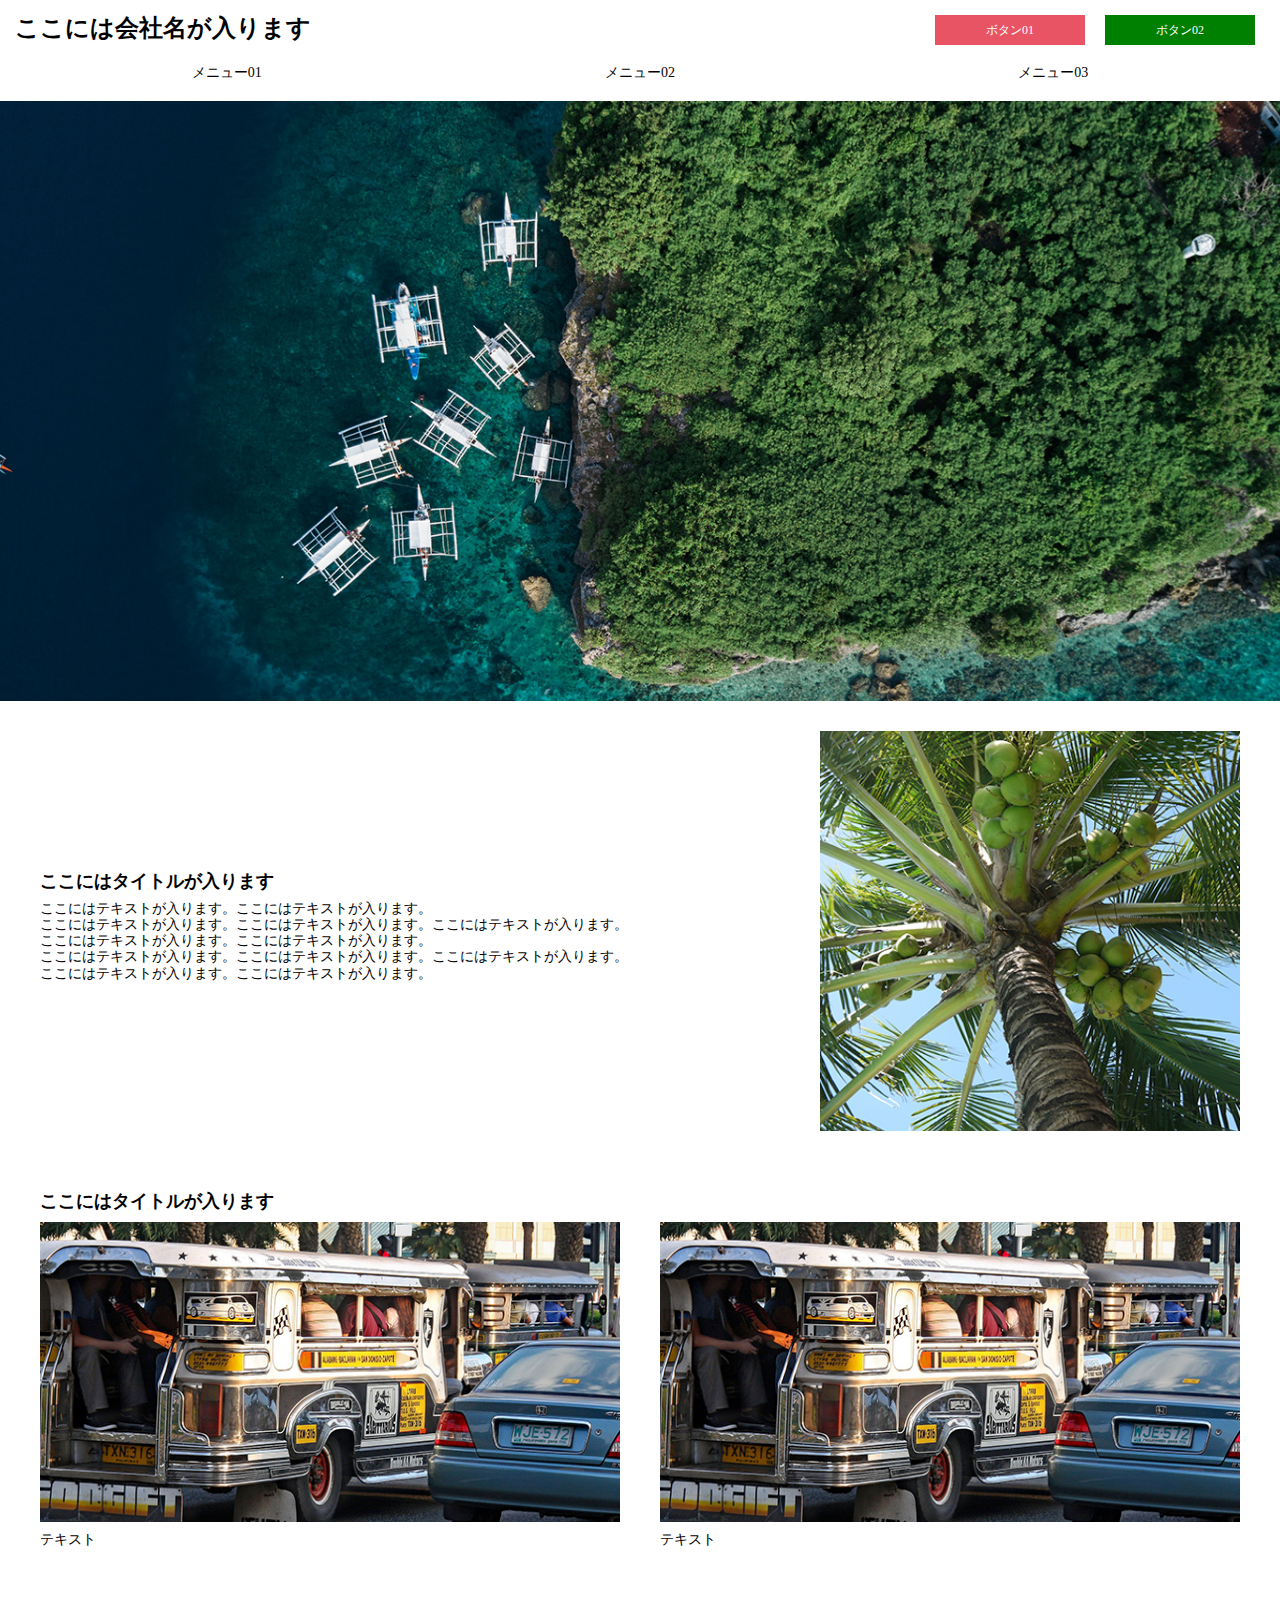
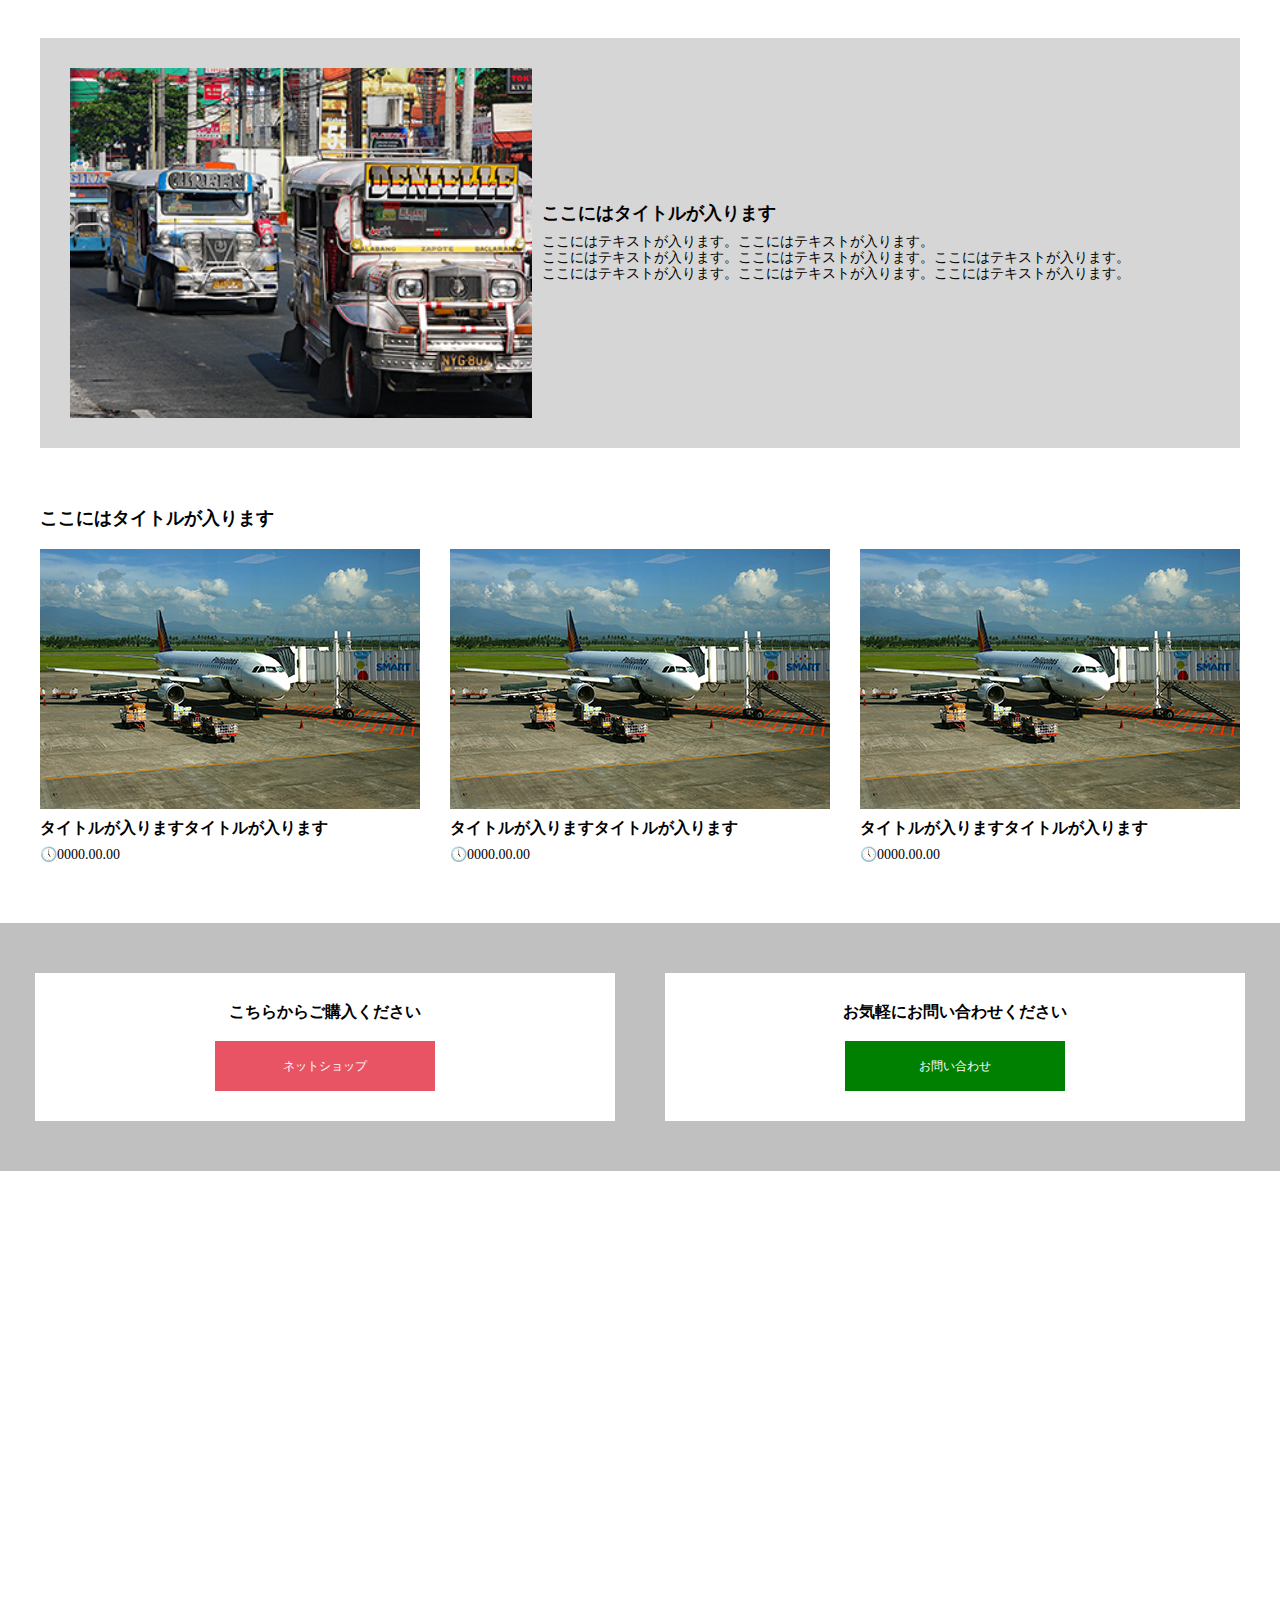
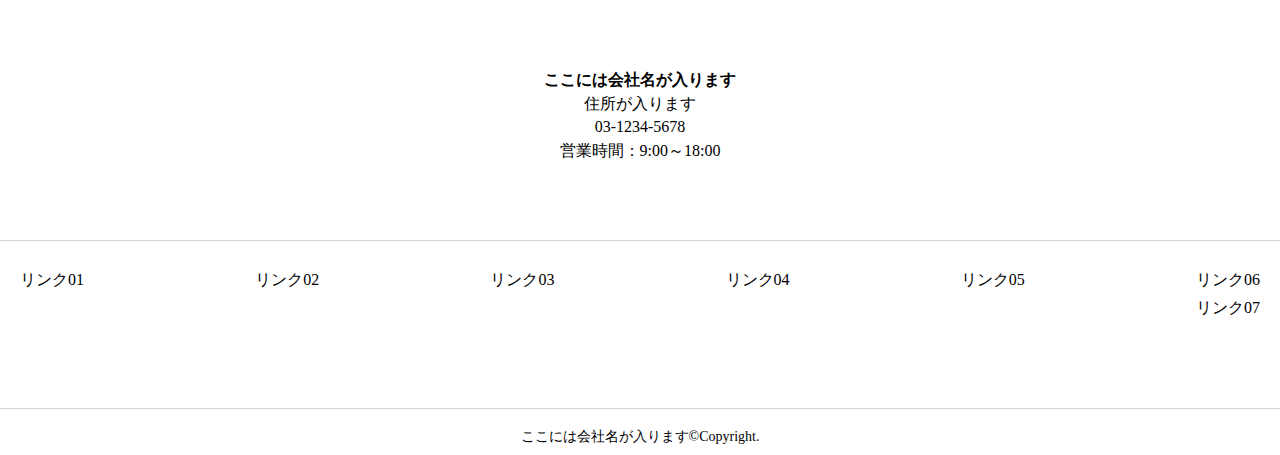
<file: index.html>
<!DOCTYPE html>
<html lang="ja">
<head>
  <meta charset="UTF-8">
  <meta name="viewport" content="width=device-width, initial-scale=1.0">
  <title>TOP | HP</title>
  <meta name="direction" content="">
  <link rel="stylesheet" href="reset.css">
  <link rel="stylesheet" href="stylesheet.css">
</head>
<body>

  <!--  ヘッダー&メインイメージ  -->
  <header>
    <div class="header-main">
      <h1 class="header-left">ここには会社名が入ります</h1>
      <div class="header-right">
        <a href="#"><div class="left-btn">ボタン01</div></a>
        <a href="#"><div class="right-btn">ボタン02</div></a>
      </div>
    </div>
    <ul class="header-menu">
      <li class="menu01"><a href="#">メニュー01</a></li>
      <li class="menu02"><a href="#">メニュー02</a></li>
      <li class="menu02"><a href="#">メニュー03</a></li>
    </ul>
  </header>
  <div class="main-image">
    <img src="mv.png" alt="">
  </div>

  <!--  メインコンテンツ1  -->
  <div class="main-contents">
    <div class="contents-1">
      <div class="content-1-left">
        <h1 class="main-content-title">ここにはタイトルが入ります</h1>
        <p class="main-content-description">ここにはテキストが入ります。ここにはテキストが入ります。<br>
        ここにはテキストが入ります。ここにはテキストが入ります。ここにはテキストが入ります。<br>
        ここにはテキストが入ります。ここにはテキストが入ります。<br>
        ここにはテキストが入ります。ここにはテキストが入ります。ここにはテキストが入ります。<br>
        ここにはテキストが入ります。ここにはテキストが入ります。</p>
      </div>
      <div class="content-1-right">
        <img src="img_01.png" alt="">
      </div>
    </div>
  </div>

  <!--  メインコンテンツ2  -->
  <div class="main-contents">
    <h1 class="main-content-title">ここにはタイトルが入ります</h1>
    <div class="contents-2">
      <div class="content-2-main">
        <div class="content-2-image">
          <img src="img_02.png" alt="">
        </div>
        <p class="content-2-text">テキスト</p>
      </div>
      <div class="content-2-main">
        <div class="content-2-image">
          <img src="img_02.png" alt="">
        </div>
        <p class="content-2-text">テキスト</p>
      </div>
    </div>
  </div>
    
  <!--  メインコンテンツ3  -->
  <div class="main-contents">
    <div class="contents-3">
      <div class="content-3-image">
        <img src="img_03.png" alt="">
      </div>
      <div class="content-3-text">
        <h1 class="main-content-title">ここにはタイトルが入ります</h1>
        <p class="main-content-description">ここにはテキストが入ります。ここにはテキストが入ります。<br>
        ここにはテキストが入ります。ここにはテキストが入ります。ここにはテキストが入ります。<br>
        ここにはテキストが入ります。ここにはテキストが入ります。ここにはテキストが入ります。</p>
      </div>
    </div>
  </div>

  <!--  メインコンテンツ4  -->
  <div class="main-contents">
    <h1 class="main-content-title">ここにはタイトルが入ります</h1>
    <div class="contents-4">
      <div class="content-4-main">
        <div class="content-4-image">
          <img src="img_04.png" alt="">
        </div>
        <h1 class="content-4-subtitle">タイトルが入りますタイトルが入ります</h1>
        <p class="content-4-datetime">🕔0000.00.00</p>
      </div>
      <div class="content-4-main">
        <div class="content-4-image">
          <img src="img_04.png" alt="">
        </div>
        <h1 class="content-4-subtitle">タイトルが入りますタイトルが入ります</h1>
        <p class="content-4-datetime">🕔0000.00.00</p>
      </div>
      <div class="content-4-main">
        <div class="content-4-image">
          <img src="img_04.png" alt="">
        </div>
        <h1 class="content-4-subtitle">タイトルが入りますタイトルが入ります</h1>
        <p class="content-4-datetime">🕔0000.00.00</p>
      </div>
    </div>
  </div>

  <!--  リンク  -->
  <div class="links">
    <div class="link-left">
      <div class="link_text">こちらからご購入ください</div>
      <a href="#"><div class="left-btn">ネットショップ</div></a>
    </div>
    <div class="link-right">
      <div class="link_text">お気軽にお問い合わせください</div>
      <a href="contact/"><div class="right-btn">お問い合わせ</div></a>
    </div>
  </div>

  <!--  フッター  -->
  <footer>
    <div class="company-prof">
      <div class="company-name">ここには会社名が入ります</div>
      <div class="company-address">住所が入ります</div>
      <div class="company-phone">03-1234-5678</div>
      <div class="company-time">営業時間：9:00～18:00</div>
    </div>
    <div class="footer-menu">
      <ul class="footer-links">
        <li class="footer-link01"><a href="#">リンク01</a></li>
        <li class="footer-link02"><a href="#">リンク02</a></li>
        <li class="footer-link03"><a href="#">リンク03</a></li>
        <li class="footer-link04"><a href="#">リンク04</a></li>
        <li class="footer-link05"><a href="#">リンク05</a></li>
        <li class="footer-link06"><a href="#">リンク06</a></li>
      </ul>
      <ul class="footer-links">
        <li class="footer-link07"><a href="#">リンク07</a></li>
      </ul>
    </div>
    <p class="footer-text">ここには会社名が入ります©Copyright.</p>
  </footer>
</body>
</html>
</file>
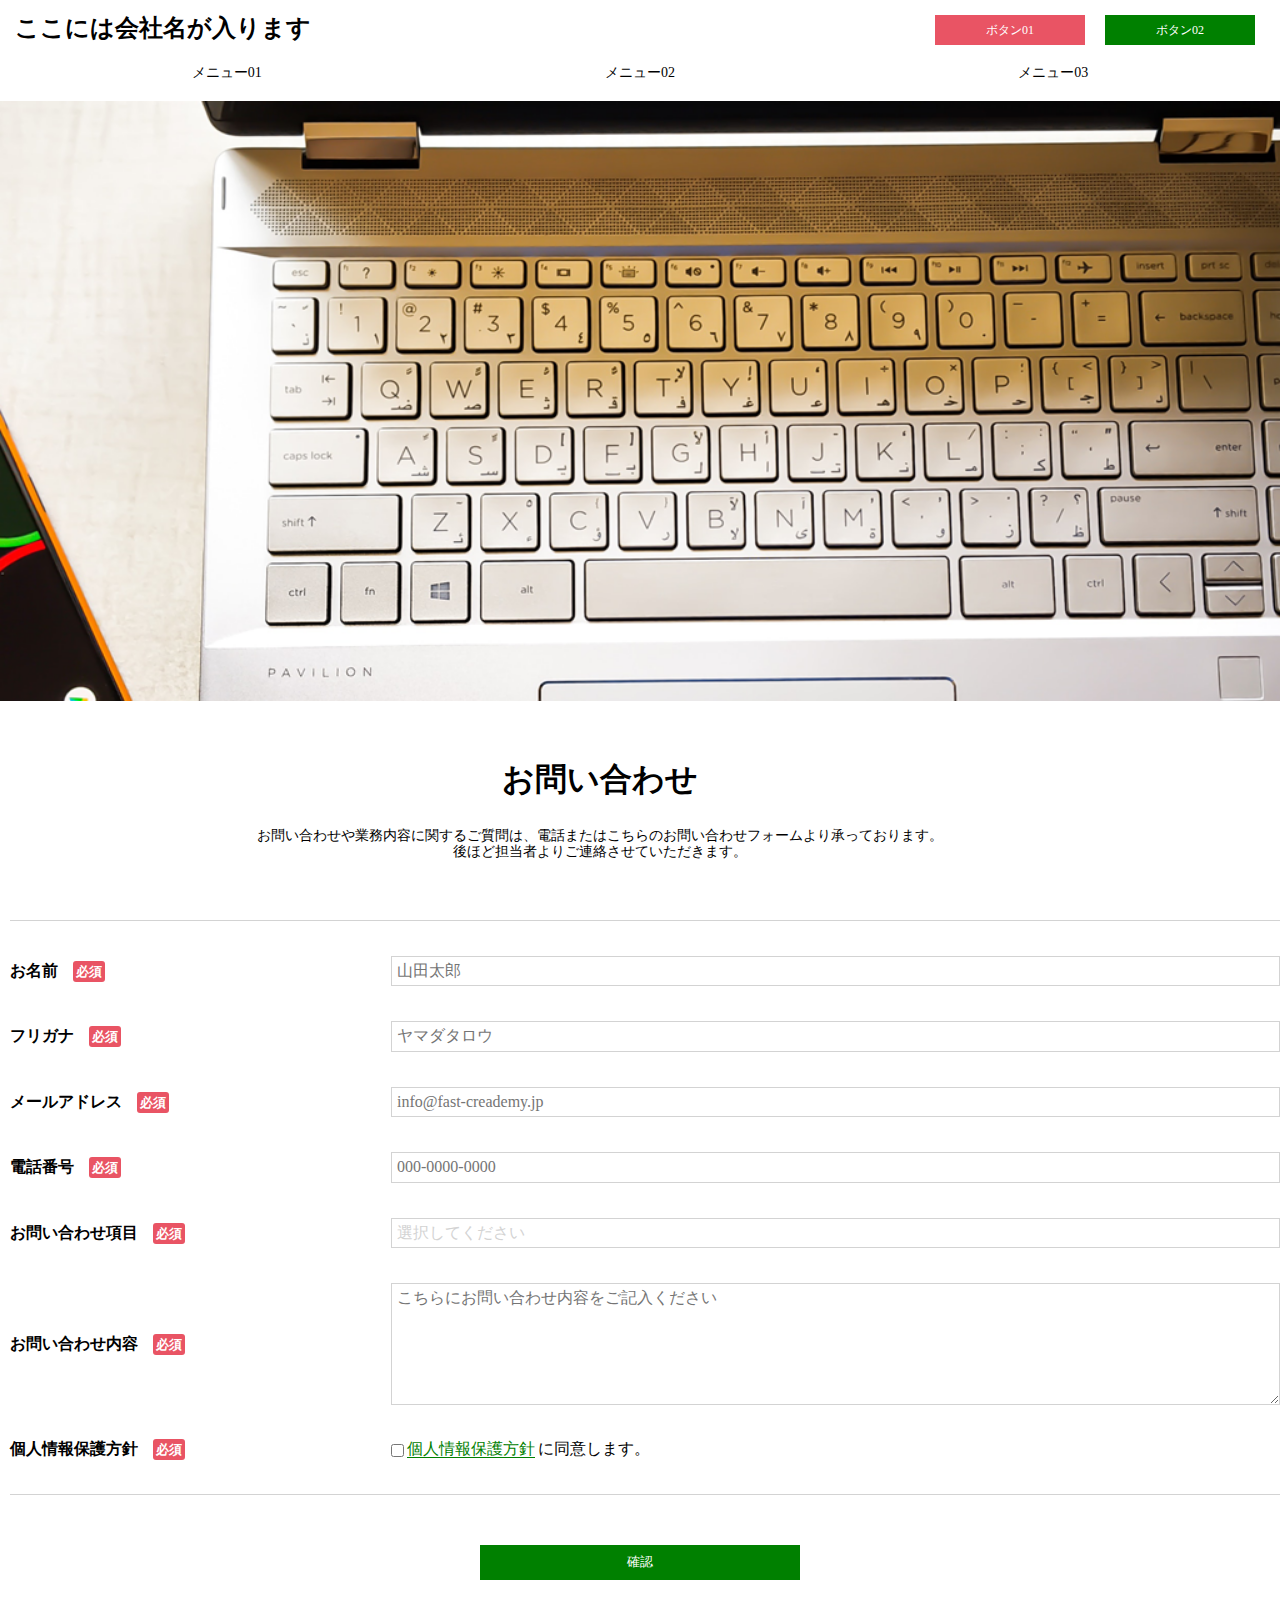
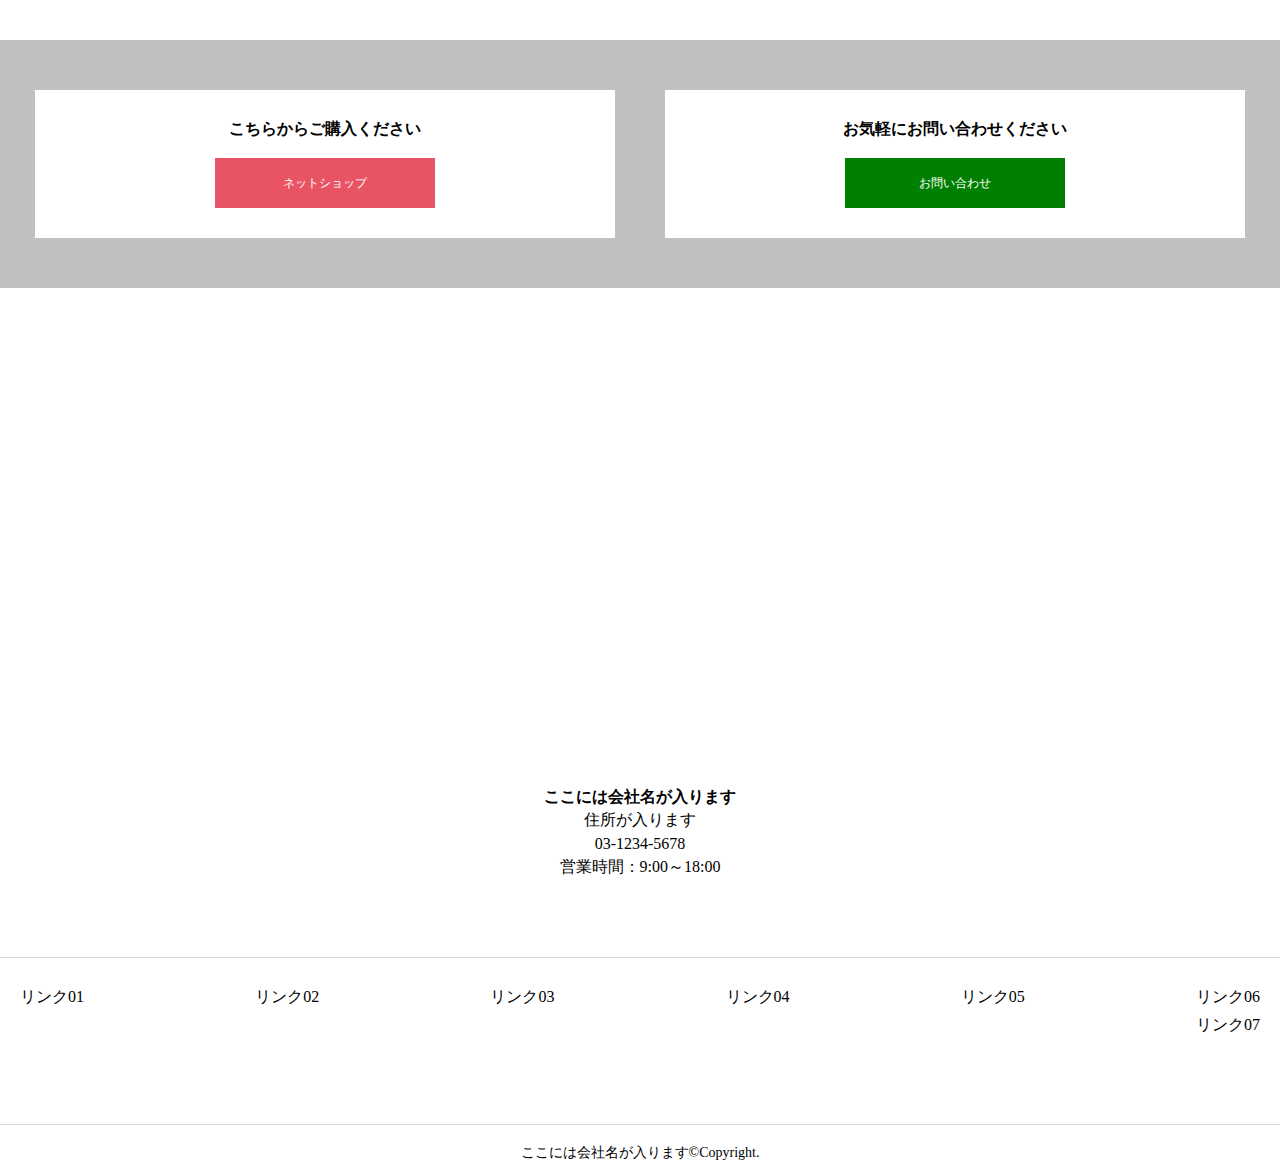
<file: contact/index.html>
<!DOCTYPE html>
<html lang="ja">
<head>
  <meta charset="UTF-8">
  <meta name="viewport" content="width=device-width, initial-scale=1.0">
  <title>お問い合わせ | HP</title>
  <meta name="direction" content="">
  <link rel="stylesheet" href="reset.css">
  <link rel="stylesheet" href="stylesheet.css">
</head>
<body>

  <!--  ヘッダー&メインイメージ  -->
  <header>
    <div class="header-main">
      <h1 class="header-left">ここには会社名が入ります</h1>
      <div class="header-right">
        <a href="#"><div class="left-btn">ボタン01</div></a>
        <a href="#"><div class="right-btn">ボタン02</div></a>
      </div>
    </div>
    <ul class="header-menu">
      <li class="menu01"><a href="#">メニュー01</a></li>
      <li class="menu02"><a href="#">メニュー02</a></li>
      <li class="menu02"><a href="#">メニュー03</a></li>
    </ul>
  </header>
  <div class="main-image">
    <img src="mv.png" alt="">
  </div>

  <div class="contact">
    <div class="contact-text">
      <h1 class="contact-text-title">お問い合わせ</h1>
      <p class="contact-text-description">お問い合わせや業務内容に関するご質問は、電話またはこちらのお問い合わせフォームより承っております。<br>
      後ほど担当者よりご連絡させていただきます。</p>
    </div>
    <form method="post" action="">
      <div class="contact-form">
        <div class="contacts">
          <label for="form_name">お名前<span class="required">必須</span></label><input type="text" placeholder="山田太郎" id="form_name">
        </div>
        <div class="contacts">
          <label for="form_kana">フリガナ<span class="required">必須</span></label><input type="text" placeholder="ヤマダタロウ" id="form_kana">
        </div>
        <div class="contacts">
          <label for="form_address">メールアドレス<span class="required">必須</span></label><input type="text"  placeholder="info@fast-creademy.jp" id="form_address">
        </div>
        <div class="contacts">
          <label for="form_phone">電話番号<span class="required">必須</span></label><input type="text" placeholder="000-0000-0000" id="form_phone">
        </div>
        <div class="contacts">
          <label for="form_item">お問い合わせ項目<span class="required">必須</span></label>
          <select name="select_items" id="form_item"><option value="1">選択してください</option></select>
        </div>
        <div class="contacts">
          <label for="form_details">お問い合わせ内容<span class="required">必須</span></label><textarea rows="6" placeholder="こちらにお問い合わせ内容をご記入ください" id="form_details"></textarea>
        </div>
        <div class="contacts">
          <label for="form_agree">個人情報保護方針<span class="required">必須</span></label>
          <div class="agree"><input type="checkbox" value="1" aria-invalid="false"><a href="#" target="_blank">個人情報保護方針</a>に同意します。</div>
        </div>
      </div>
      <div class="form_submit">
        <input type="submit" value="確認" class="confirmation">
      </div>
    </form>
  </div>

  <!--  リンク  -->
  <div class="links">
    <div class="link-left">
      <div class="link_text">こちらからご購入ください</div>
      <a href="#"><div class="left-btn">ネットショップ</div></a>
    </div>
    <div class="link-right">
      <div class="link_text">お気軽にお問い合わせください</div>
      <a href="#"><div class="right-btn">お問い合わせ</div></a>
    </div>
  </div>

  <!--  フッター  -->
  <footer>
    <div class="company-prof">
      <div class="company-name">ここには会社名が入ります</div>
      <div class="company-address">住所が入ります</div>
      <div class="company-phone">03-1234-5678</div>
      <div class="company-time">営業時間：9:00～18:00</div>
    </div>
    <div class="footer-menu">
      <ul class="footer-links">
        <li class="footer-link01"><a href="#">リンク01</a></li>
        <li class="footer-link02"><a href="#">リンク02</a></li>
        <li class="footer-link03"><a href="#">リンク03</a></li>
        <li class="footer-link04"><a href="#">リンク04</a></li>
        <li class="footer-link05"><a href="#">リンク05</a></li>
        <li class="footer-link06"><a href="#">リンク06</a></li>
      </ul>
      <ul class="footer-links">
        <li class="footer-link07"><a href="#">リンク07</a></li>
      </ul>
    </div>
    <p class="footer-text">ここには会社名が入ります©Copyright.</p>
  </footer>
</body>
</html>
</file>
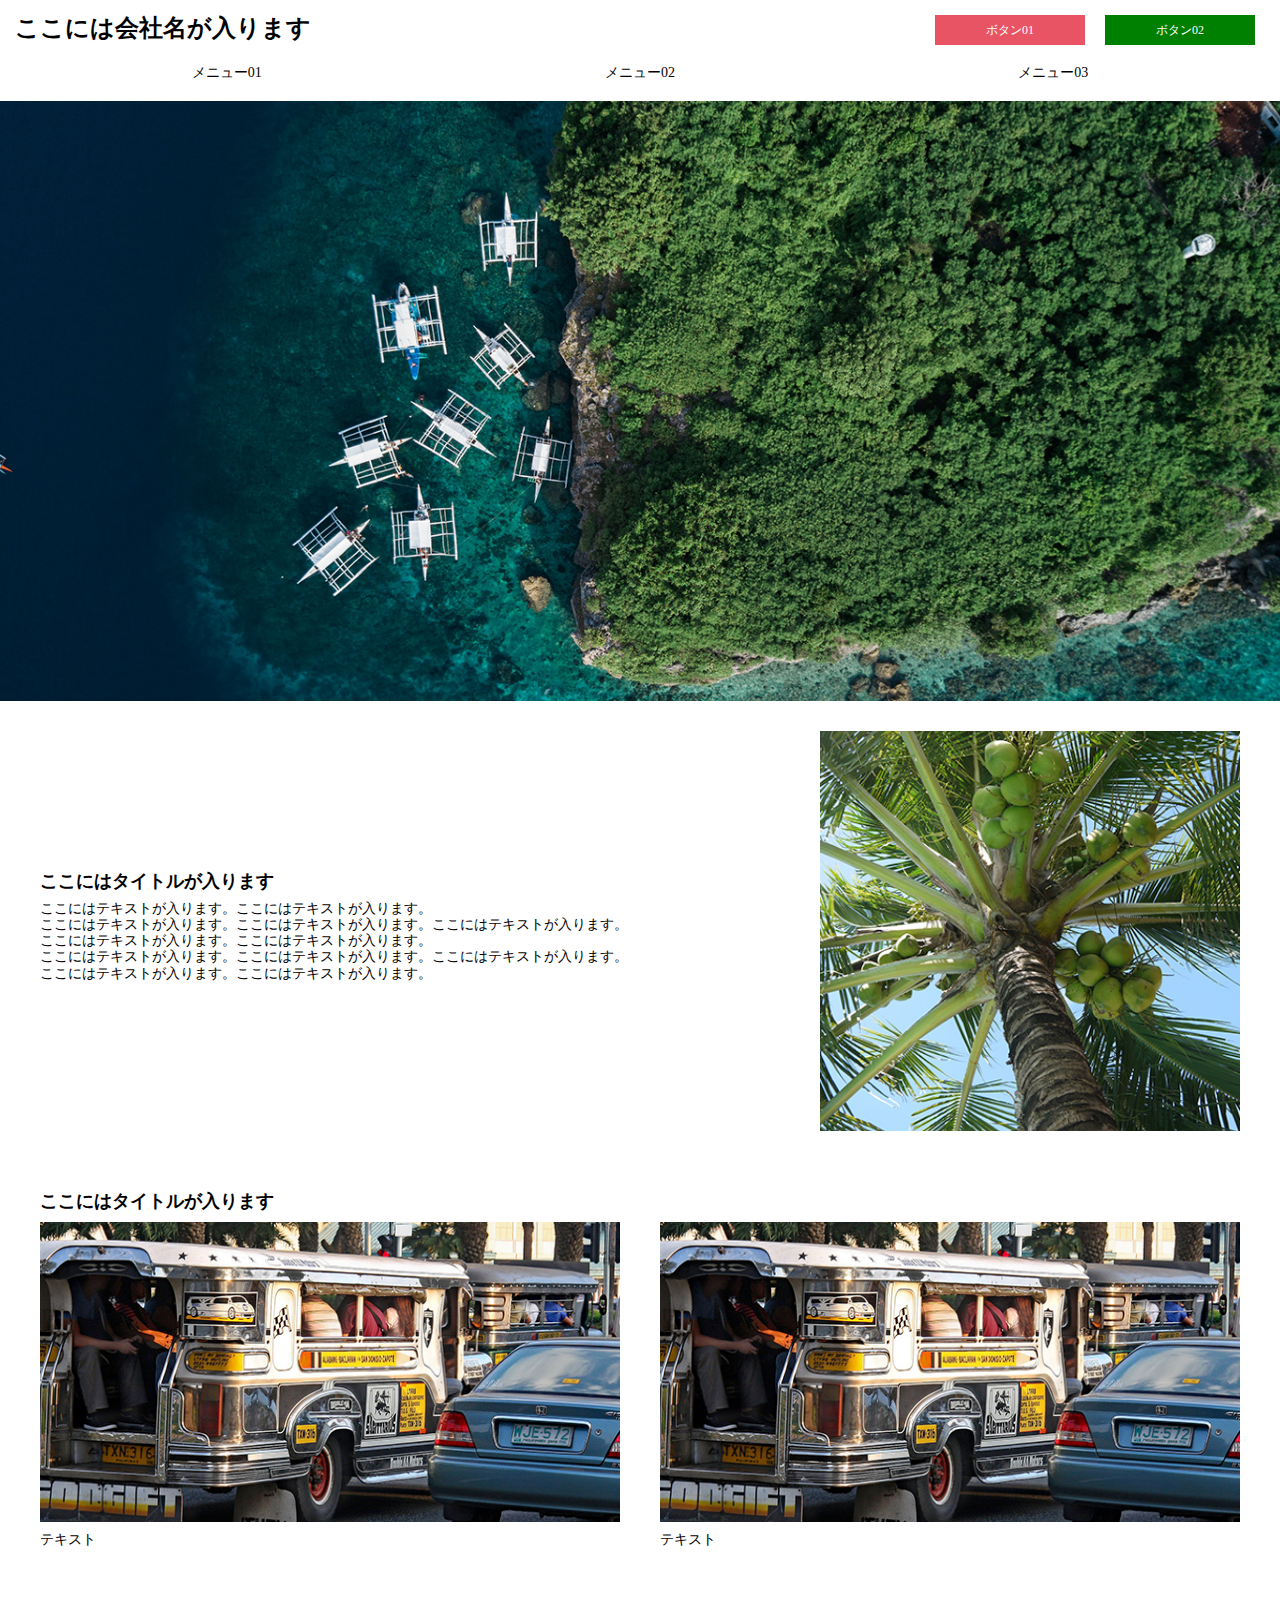
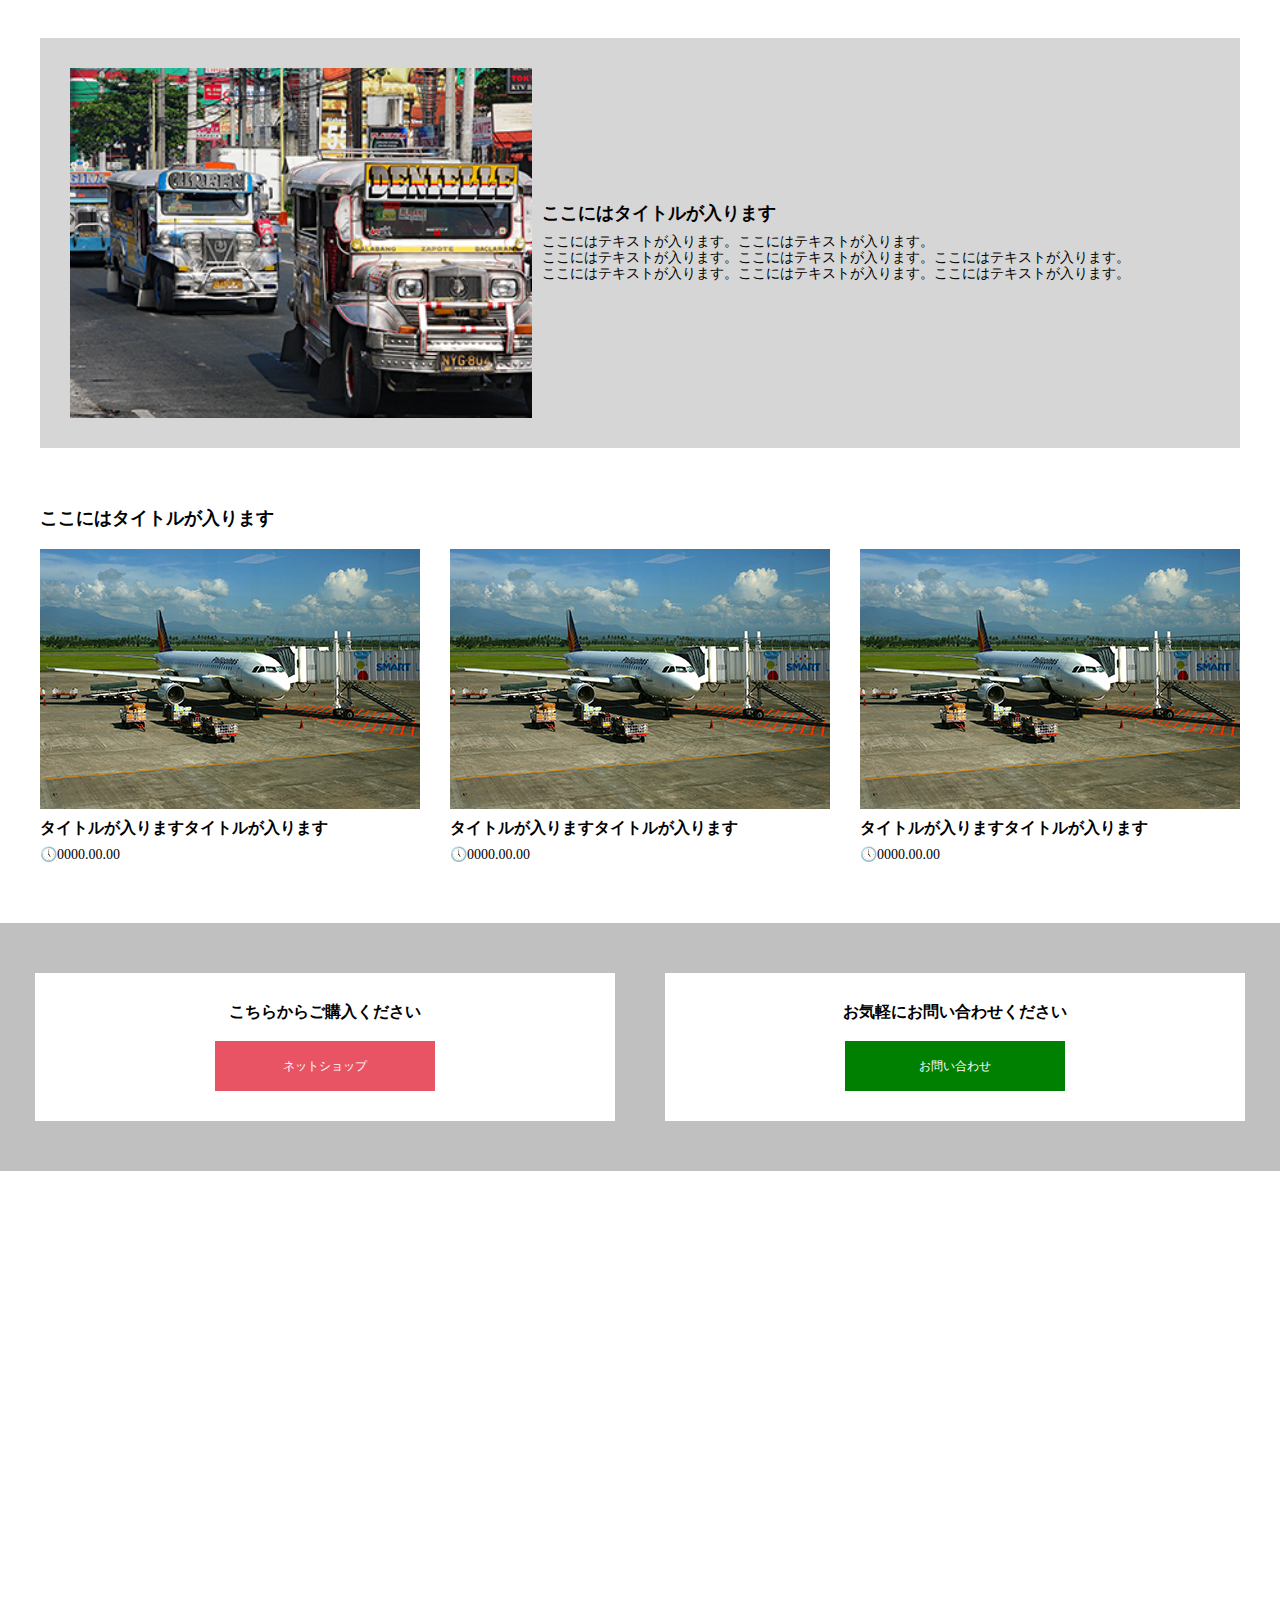
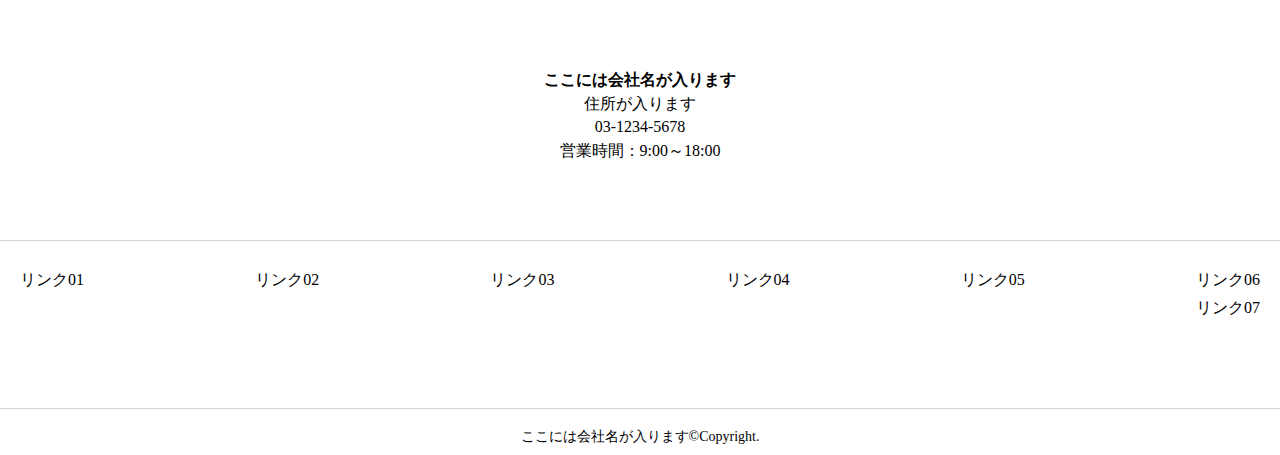
<file: hp_top.html>
<!DOCTYPE html>
<html lang="ja">
<head>
  <meta charset="UTF-8">
  <meta name="viewport" content="width=device-width, initial-scale=1.0">
  <title>TOP | HP</title>
  <meta name="direction" content="">
  <link rel="stylesheet" href="reset.css">
  <link rel="stylesheet" href="stylesheet.css">
</head>
<body>

  <!--  ヘッダー&メインイメージ  -->
  <header>
    <div class="header-main">
      <h1 class="header-left">ここには会社名が入ります</h1>
      <div class="header-right">
        <a href="#"><div class="left-btn">ボタン01</div></a>
        <a href="#"><div class="right-btn">ボタン02</div></a>
      </div>
    </div>
    <ul class="header-menu">
      <li class="menu01"><a href="#">メニュー01</a></li>
      <li class="menu02"><a href="#">メニュー02</a></li>
      <li class="menu02"><a href="#">メニュー03</a></li>
    </ul>
  </header>
  <div class="main-image">
    <img src="mv.png" alt="">
  </div>

  <!--  メインコンテンツ1  -->
  <div class="main-contents">
    <div class="contents-1">
      <div class="content-1-left">
        <h1 class="main-content-title">ここにはタイトルが入ります</h1>
        <p class="main-content-description">ここにはテキストが入ります。ここにはテキストが入ります。<br>
        ここにはテキストが入ります。ここにはテキストが入ります。ここにはテキストが入ります。<br>
        ここにはテキストが入ります。ここにはテキストが入ります。<br>
        ここにはテキストが入ります。ここにはテキストが入ります。ここにはテキストが入ります。<br>
        ここにはテキストが入ります。ここにはテキストが入ります。</p>
      </div>
      <div class="content-1-right">
        <img src="img_01.png" alt="">
      </div>
    </div>
  </div>

  <!--  メインコンテンツ2  -->
  <div class="main-contents">
    <h1 class="main-content-title">ここにはタイトルが入ります</h1>
    <div class="contents-2">
      <div class="content-2-main">
        <div class="content-2-image">
          <img src="img_02.png" alt="">
        </div>
        <p class="content-2-text">テキスト</p>
      </div>
      <div class="content-2-main">
        <div class="content-2-image">
          <img src="img_02.png" alt="">
        </div>
        <p class="content-2-text">テキスト</p>
      </div>
    </div>
  </div>
    
  <!--  メインコンテンツ3  -->
  <div class="main-contents">
    <div class="contents-3">
      <div class="content-3-image">
        <img src="img_03.png" alt="">
      </div>
      <div class="content-3-text">
        <h1 class="main-content-title">ここにはタイトルが入ります</h1>
        <p class="main-content-description">ここにはテキストが入ります。ここにはテキストが入ります。<br>
        ここにはテキストが入ります。ここにはテキストが入ります。ここにはテキストが入ります。<br>
        ここにはテキストが入ります。ここにはテキストが入ります。ここにはテキストが入ります。</p>
      </div>
    </div>
  </div>

  <!--  メインコンテンツ4  -->
  <div class="main-contents">
    <h1 class="main-content-title">ここにはタイトルが入ります</h1>
    <div class="contents-4">
      <div class="content-4-main">
        <div class="content-4-image">
          <img src="img_04.png" alt="">
        </div>
        <h1 class="content-4-subtitle">タイトルが入りますタイトルが入ります</h1>
        <p class="content-4-datetime">🕔0000.00.00</p>
      </div>
      <div class="content-4-main">
        <div class="content-4-image">
          <img src="img_04.png" alt="">
        </div>
        <h1 class="content-4-subtitle">タイトルが入りますタイトルが入ります</h1>
        <p class="content-4-datetime">🕔0000.00.00</p>
      </div>
      <div class="content-4-main">
        <div class="content-4-image">
          <img src="img_04.png" alt="">
        </div>
        <h1 class="content-4-subtitle">タイトルが入りますタイトルが入ります</h1>
        <p class="content-4-datetime">🕔0000.00.00</p>
      </div>
    </div>
  </div>

  <!--  リンク  -->
  <div class="links">
    <div class="link-left">
      <div class="link_text">こちらからご購入ください</div>
      <a href="#"><div class="left-btn">ネットショップ</div></a>
    </div>
    <div class="link-right">
      <div class="link_text">お気軽にお問い合わせください</div>
      <a href="#"><div class="right-btn">お問い合わせ</div></a>
    </div>
  </div>

  <!--  フッター  -->
  <footer>
    <div class="company-prof">
      <div class="company-name">ここには会社名が入ります</div>
      <div class="company-address">住所が入ります</div>
      <div class="company-phone">03-1234-5678</div>
      <div class="company-time">営業時間：9:00～18:00</div>
    </div>
    <div class="footer-menu">
      <ul class="footer-links">
        <li class="footer-link01"><a href="#">リンク01</a></li>
        <li class="footer-link02"><a href="#">リンク02</a></li>
        <li class="footer-link03"><a href="#">リンク03</a></li>
        <li class="footer-link04"><a href="#">リンク04</a></li>
        <li class="footer-link05"><a href="#">リンク05</a></li>
        <li class="footer-link06"><a href="#">リンク06</a></li>
      </ul>
      <ul class="footer-links">
        <li class="footer-link07"><a href="#">リンク07</a></li>
      </ul>
    </div>
    <p class="footer-text">ここには会社名が入ります©Copyright.</p>
  </footer>
</body>
</html>
</file>
<file: stylesheet.css>
img{
  object-fit: cover;
  width: 100%;
  height: 100%;
}
p{
  font-size: 14px;
}
/*  ヘッダー  */
.header-main{
  display: flex;
  justify-content: space-between;
  align-items: center;
  margin: 15px;
}
.header-left{
  font-size: 24px;
  height: 30px;
}
.header-right{
  font-size: 16px;
  display: flex;
  justify-content: space-around;
}
.left-btn,.right-btn{
  margin: 0 10px;
  width: 150px;
  height: 30px;
  line-height: 30px;
  text-align: center;
  color: white;
  font-size: 12px;
}
.left-btn{
  background-color: #e95464;
}
.right-btn{
  background-color: green;
}
.header-menu{
  display: flex;
  justify-content: space-around;
  font-size: 14px;
  margin: 20px;
}
.main-image{
  width: 100%;
  height: 400px;
}
@media screen and (min-width:768px) {
  .main-image{
    height: 600px;
  }
}

/*  コンテンツ全体&タイトル  */
.main-contents{
  max-width: 1200px;
  margin: 20px;
  @media screen and (min-width:1200px) {
    margin: 0 auto 60px auto;
  }
}
.main-content-title{
  font-size: 18px;
  margin-bottom: 10px;
}

/*  メインコンテンツ 1  */
.main-content-description{
  padding-bottom: 10px;
}
.contents-1{
  margin-top: 30px;
}
.content-1-right{
  height: 400px;
}
.content-1-text h2{
  font-size: 16px;
  padding: 10px 0;
}
@media screen and (min-width:768px) {
  .contents-1{
    margin-bottom: 20px;
    display: flex;
    justify-content: space-between;
    align-items: center;
  }
  .content-1-left{
    width: 65%;
    order: 1;
  }
  .content-1-right{
    width: 35%;
    order: 2;
  }
  .content-1-img{
    height: 250px;
  }
  .content-1-text h2{
    font-size: 24px;
  }
  .content-1-text p{
    padding-top: 20px;
  }
  .content-1_reverse>.content-1-left{
    order: 2;
  }
  .content-1_reverse>.content-1-right{
    order: 1;
  }
}
@media screen and (min-width:1200px) {
  .content-1-img{
    height: 400px;
  }
}

/*  メインコンテンツ 2  */
.content-2-image{
  height: 400px;
}
.content-2-text{
  margin: 10px 0 30px 0;
}
@media screen and (min-width:768px) {
  .contents-2{
    display: flex;
    justify-content: space-between;
  }
  .content-2-main{
    width: calc(100% / 2 - 20px);
  }
  .content-2-image{
    height: 150px;
  }
}
@media screen and (min-width:1200px) {
  .content-2-image{
    height: 300px;
  }
}

/*  メインコンテンツ 3  */
.contents-3{
  background-color: #3333;
  padding: 30px;
  margin: 30px 0;
}
.content-3-image{
  width: 100%;
  height: 400px;
}
.content-3-text{
  margin-top: 10px;
 }
@media screen and (min-width:768px) {
  .contents-3{
    display: flex;
    align-items: center;
    margin-bottom: 30px;
  }
  .content-3-image{
    width: 45%;
    height: 350px;
  }
  .content-3-text{
    width: 65%;
    margin-left: 10px;
   }
}

/*  メインコンテンツ 4  */
.content-4-subtitle{
  font-size: 16px;
  margin: 10px 0;
}
.content-4-image{
  margin-top: 10px;
}
@media screen and (min-width:768px) {
  .contents-4{
    display: flex;
    justify-content: space-between;
  }
  .content-4-main{
    width: calc(100% / 3 - 20px);
  }
}

/*  リンク  */
.links{
  background-color: silver;
  padding: 50px 10px;
  display: flex;
  justify-content: space-around;
  align-items: center;
  text-align: center;
  margin-bottom: 500px;
}
.link-left,.link-right{
  width: calc(100% / 2 - 50px);
  background-color: white;
  padding: 30px 40px;
}
.link-left>a>.left-btn,.link-right>a>.right-btn{
  margin: 20px auto 0 auto;
  width: 220px;
  height: 50px;
  line-height: 50px;
}
.link_text{
  font-weight: bold;
}

/*  フッター  */
.company-prof{
  text-align: center;
  margin-bottom: 80px;
}
.company-name{
  font-weight: bold;
}
.company-name,.company-time{
  margin: 5px 0 ;
}
.company-address,.company-phone{
  margin: 5px;
}
.footer-menu{
  padding: 30px 20px 80px 20px;
  border-top: solid 1px lightgray;
  border-bottom: solid 1px lightgray;
}
.footer-links{
  display: flex;
  justify-content: space-between;
  align-items: center;
}
.footer-links>li{
  padding-bottom: 10px;
}
.footer-link07{
  margin-left: auto;
}
.footer-text{
  text-align: center;
  margin: 20px 0 10px 0;
}
</file>
<file: contact/stylesheet.css>
img{
  object-fit: cover;
  width: 100%;
  height: 100%;
}
p{
  font-size: 14px;
}
/*  ヘッダー  */
.header-main{
  display: flex;
  justify-content: space-between;
  align-items: center;
  margin: 15px;
}
.header-left{
  font-size: 24px;
  height: 30px;
}
.header-right{
  font-size: 16px;
  display: flex;
  justify-content: space-around;
}
.left-btn,.right-btn{
  margin: 0 10px;
  width: 150px;
  height: 30px;
  line-height: 30px;
  text-align: center;
  color: white;
  font-size: 12px;
}
.left-btn{
  background-color: #e95464;
}
.right-btn{
  background-color: green;
}
.header-menu{
  display: flex;
  justify-content: space-around;
  font-size: 14px;
  margin: 20px;
}
.main-image{
  width: 100%;
  height: 400px;
}
@media screen and (min-width:768px) {
  .main-image{
    height: 600px;
  }
}

/*  全体&タイトル  */
.contact-text{
  max-width: 1200px;
  text-align: center;
  margin: 60px 0;
}
.contact-text-description{
  margin-top: 30px;
}

/*  問い合わせフォーム  */
.contact-form{
  border-top: solid 1px lightgray;
  border-bottom: solid 1px lightgray;
  margin: 0 0 50px 10px;
}
.contacts{
  margin: 35px 0;
  display: flex;
  align-items: center;
}
.contacts>label{
  font-weight: bold;
  width: 30%;
}
.contacts>input,select,textarea{
  border: solid 1px lightgray;
  padding: 5px;
  width: 70%;
}
.contacts>select{
  color: lightgrey;
}
.required{
  margin-left: 15px;
  padding: 3px;
  background-color: #e95464;
  color: white;
  border-radius: 3px;
  font-size: small;
}
.agree>a{
  margin: 0 3px;
  color: green;
  border-bottom: solid 1px green;
}
.form_submit{
  margin: 0 auto 60px auto;
  text-align: center;
}.confirmation{
  background-color: green;
  color: white;
  width: 25%;
  padding: 10px 20px;
  font-size: small;
}

/*  リンク  */
.links{
  background-color: silver;
  padding: 50px 10px;
  display: flex;
  justify-content: space-around;
  align-items: center;
  text-align: center;
  margin-bottom: 500px;
}
.link-left,.link-right{
  width: calc(100% / 2 - 50px);
  background-color: white;
  padding: 30px 40px;
}
.link-left>a>.left-btn,.link-right>a>.right-btn{
  margin: 20px auto 0 auto;
  width: 220px;
  height: 50px;
  line-height: 50px;
}
.link_text{
  font-weight: bold;
}

/*  フッター  */
.company-prof{
  text-align: center;
  margin-bottom: 80px;
}
.company-name{
  font-weight: bold;
}
.company-name,.company-time{
  margin: 5px 0 ;
}
.company-address,.company-phone{
  margin: 5px;
}
.footer-menu{
  padding: 30px 20px 80px 20px;
  border-top: solid 1px lightgray;
  border-bottom: solid 1px lightgray;
}
.footer-links{
  display: flex;
  justify-content: space-between;
  align-items: center;
}
.footer-links>li{
  padding-bottom: 10px;
}
.footer-link07{
  margin-left: auto;
}
.footer-text{
  text-align: center;
  margin: 20px 0 10px 0;
}
</file>
